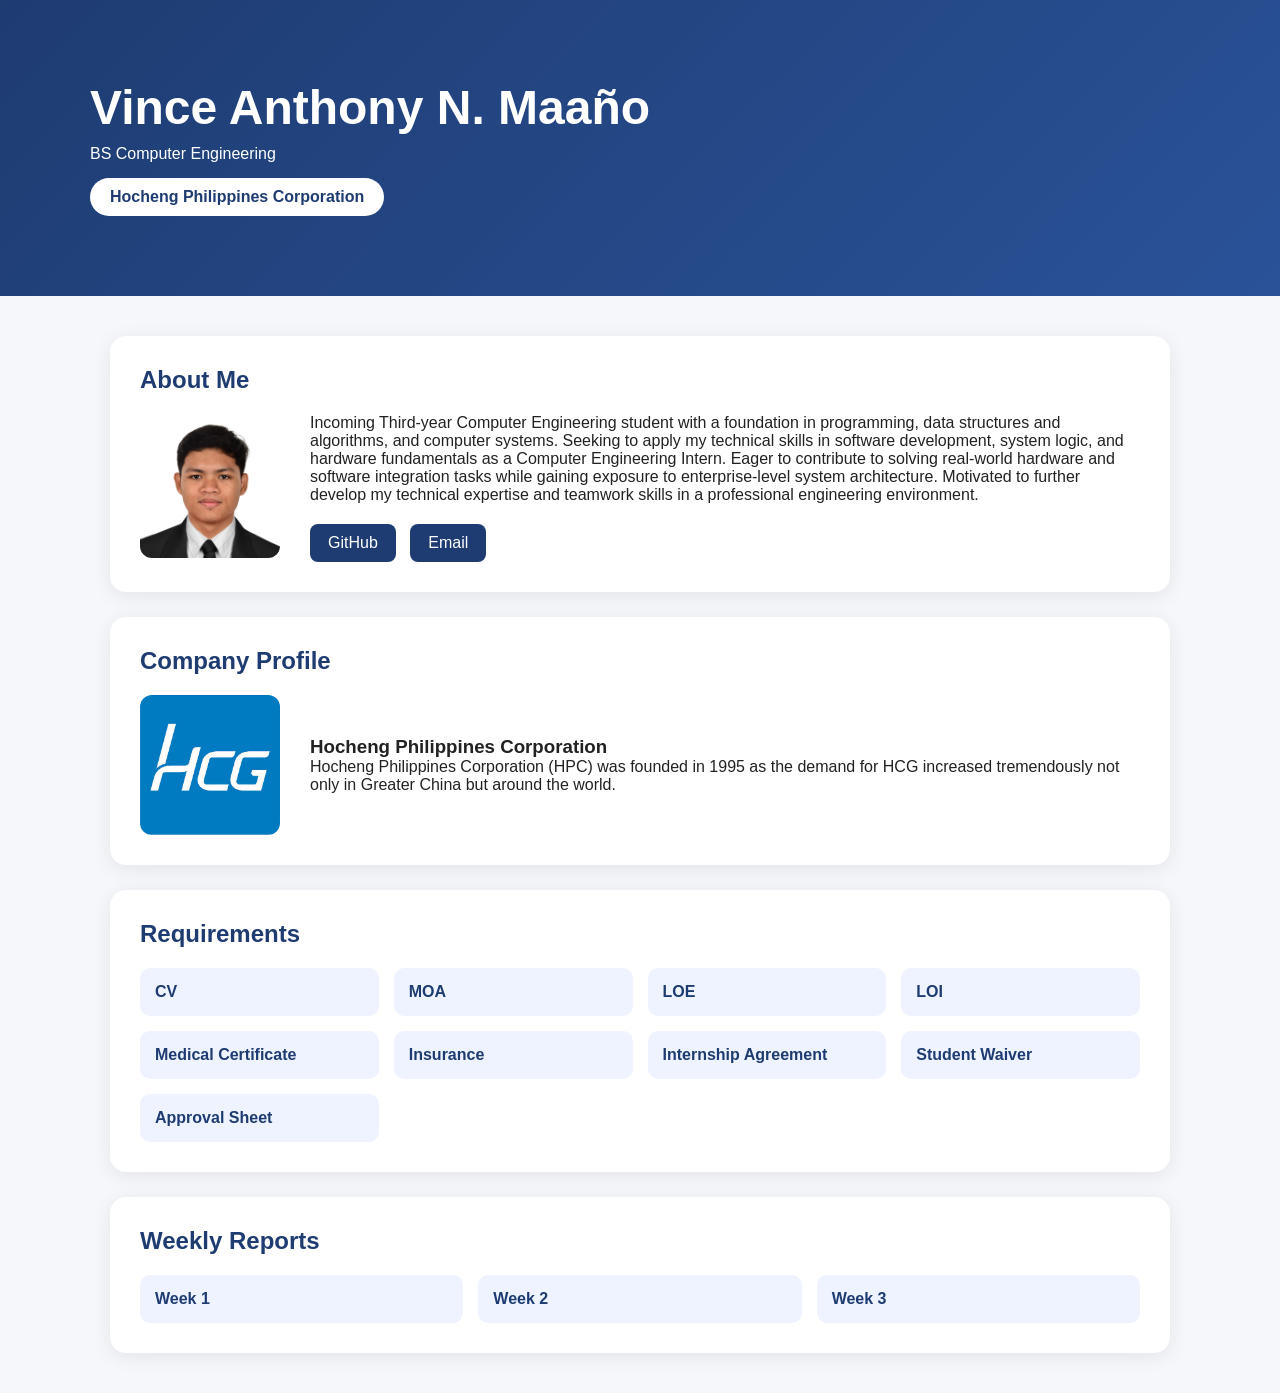
<file: index.html>
<!DOCTYPE html>
<html lang="en">
<head>
    <meta charset="UTF-8">
    <meta name="viewport" content="width=device-width, initial-scale=1.0">
    <title>OJT Portfolio</title>

    <link rel="stylesheet" href="style.css">

    <script>
        const student = {
            name: "Vince Anthony N. Maaño",
            course: "BS Computer Engineering",
            company: "Hocheng Philippines Corporation",
            about: "Incoming Third-year Computer Engineering student with a foundation in programming, data structures and algorithms, and computer systems. Seeking to apply my technical skills in software development, system logic, and hardware fundamentals as a Computer Engineering Intern. Eager to contribute to solving real-world hardware and software integration tasks while gaining exposure to enterprise-level system architecture. Motivated to further develop my technical expertise and teamwork skills in a professional engineering environment.",
            email: "vincemaano1@email.com",
            github: "https://github.com/N3ith4n"
        };
    </script>
</head>
<body>

    <header class="hero">
        <div class="hero-content">
            <h1 id="studentName"></h1>
            <p id="course"></p>
            <span id="company"></span>
        </div>
    </header>

    <main>

        <section class="card">
            <h2>About Me</h2>

            <div class="about">
                <img src="assets/pfp.jpg" alt="Profile">

                <div>
                    <p id="about"></p>

                    <div class="links">
                        <a id="githubLink" target="_blank">GitHub</a>
                        <a id="emailLink">Email</a>
                    </div>
                </div>
            </div>
        </section>

        <section class="card">
            <h2>Company Profile</h2>

            <div class="company">
                <img src="assets/hcg.jpg" alt="Company Logo">

                <div>
                    <h3 id="companyTitle"></h3>

                    <p>
                        Hocheng Philippines Corporation (HPC) was founded in 1995 as the demand for HCG increased tremendously not only in Greater China but around the world.
                    </p>
                </div>
            </div>
        </section>

        <section class="card">
            <h2>Requirements</h2>

            <div class="grid">

                <a href="files/CV.pdf" target="_blank">CV</a>
                <a href="files/MOA.pdf" target="_blank">MOA</a>
                <a href="files/LOE.pdf" target="_blank">LOE</a>
                <a href="files/LOI.pdf" target="_blank">LOI</a>
                <a href="files/Medical_Certificate.pdf" target="_blank">Medical Certificate</a>
                <a href="files/Insurance.pdf" target="_blank">Insurance</a>
                <a href="files/Internship_Agreement.pdf" target="_blank">Internship Agreement</a>
                <a href="files/Student_Waiver.pdf" target="_blank">Student Waiver</a>
                <a href="files/Approval_Sheet.pdf" target="_blank">Approval Sheet</a>

            </div>
        </section>

        <section class="card">
            <h2>Weekly Reports</h2>

            <div class="grid">

                <a href="reports/week1.pdf" target="_blank">Week 1</a>
                <a href="reports/week2.pdf" target="_blank">Week 2</a>
                <a href="reports/week3.pdf" target="_blank">Week 3</a>

            </div>
        </section>

    </main>

    <script src="script.js"></script>

</body>
</html>
</file>
<file: style.css>
*{
    margin:0;
    padding:0;
    box-sizing:border-box;
    font-family:Segoe UI,sans-serif;
}

body{
    background:#f5f7fb;
    color:#222;
}

.hero{
    background:linear-gradient(135deg,#1e3c72,#2a5298);
    color:white;
    padding:80px 20px;
}

.hero-content{
    max-width:1100px;
    margin:auto;
}

.hero h1{
    font-size:3rem;
}

.hero p{
    margin-top:10px;
}

.hero span{
    display:inline-block;
    margin-top:15px;
    background:white;
    color:#1e3c72;
    padding:10px 20px;
    border-radius:30px;
    font-weight:bold;
}

main{
    max-width:1100px;
    margin:40px auto;
    padding:0 20px;
}

.card{
    background:white;
    margin-bottom:25px;
    padding:30px;
    border-radius:16px;
    box-shadow:0 4px 20px rgba(0,0,0,.08);
}

.card h2{
    margin-bottom:20px;
    color:#1e3c72;
}

.about,
.company{
    display:flex;
    gap:30px;
    align-items:center;
}

.about img,
.company img{
    width:140px;
    height:140px;
    object-fit:cover;
    border-radius:12px;
}

.links{
    margin-top:20px;
}

.links a{
    display:inline-block;
    margin-right:10px;
    text-decoration:none;
    background:#1e3c72;
    color:white;
    padding:10px 18px;
    border-radius:8px;
}

.grid{
    display:grid;
    grid-template-columns:repeat(auto-fit,minmax(220px,1fr));
    gap:15px;
}

.grid a{
    text-decoration:none;
    color:#1e3c72;
    background:#eef3ff;
    padding:15px;
    border-radius:10px;
    font-weight:600;
    transition:.2s;
}

.grid a:hover{
    transform:translateY(-3px);
}

@media(max-width:768px){

    .hero h1{
        font-size:2rem;
    }

    .about,
    .company{
        flex-direction:column;
        text-align:center;
    }
}
</file>
